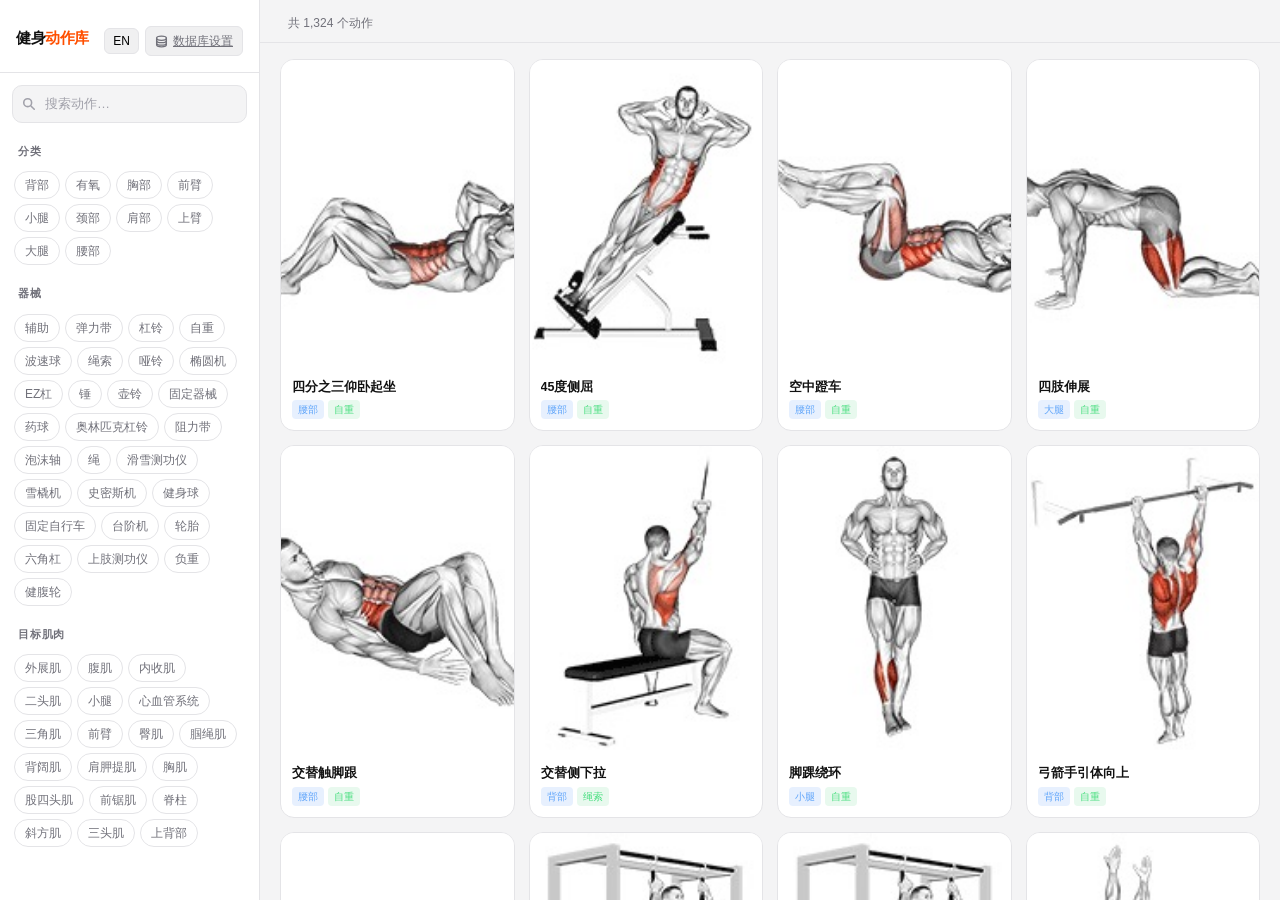
<file: exercises-dataset/index.html>
<!DOCTYPE html>
<html lang="zh-CN">
<head>
  <meta charset="UTF-8" />
  <meta name="viewport" content="width=device-width, initial-scale=1.0" />
  <title>动作库 · 健身动作演示</title>
  <style>
    /* ── Reset ─────────────────────────────────────── */
    *, *::before, *::after { box-sizing: border-box; margin: 0; padding: 0; }
    button { font: inherit; cursor: pointer; border: none; background: none; }
    img { display: block; max-width: 100%; }
    input { font: inherit; }
    ol, ul { list-style: none; }
    summary { list-style: none; cursor: pointer; }
    summary::-webkit-details-marker { display: none; }

    /* ── Design Tokens ──────────────────────────────── */
    :root {
      --bg-base:        #f4f4f5;
      --bg-surface:     #ffffff;
      --bg-elevated:    #f0f0f1;
      --bg-input:       #f4f4f5;
      --border:         #e4e4e7;
      --border-hover:   #c4c4c7;
      --accent:         #ff4f00;
      --accent-muted:   rgba(255, 79, 0, 0.08);
      --text-primary:   #111111;
      --text-secondary: #71717a;
      --text-tertiary:  #a1a1aa;
      --radius-sm:      6px;
      --radius-md:      10px;
      --radius-lg:      14px;
      --radius-xl:      18px;
      --sidebar-w:      260px;
    }

    /* ── Base ───────────────────────────────────────── */
    html, body { height: 100%; }
    body {
      background: var(--bg-base);
      color: var(--text-primary);
      font-family: -apple-system, BlinkMacSystemFont, 'Inter', 'Segoe UI', sans-serif;
      font-size: 14px;
      line-height: 1.5;
      -webkit-font-smoothing: antialiased;
    }

    /* ── Scrollbar ──────────────────────────────────── */
    ::-webkit-scrollbar { width: 6px; }
    ::-webkit-scrollbar-track { background: transparent; }
    ::-webkit-scrollbar-thumb { background: #d4d4d8; border-radius: 3px; }
    ::-webkit-scrollbar-thumb:hover { background: #a1a1aa; }

    /* ── App Shell ──────────────────────────────────── */
    .app-shell {
      display: grid;
      grid-template-columns: var(--sidebar-w) 1fr;
      height: 100vh;
      overflow: hidden;
    }

    /* ── Sidebar ────────────────────────────────────── */
    .sidebar {
      background: var(--bg-surface);
      border-right: 1px solid var(--border);
      height: 100vh;
      overflow-y: auto;
      display: flex;
      flex-direction: column;
      gap: 0;
    }

    .sidebar-header {
      padding: 20px 16px 16px;
      border-bottom: 1px solid var(--border);
      position: sticky;
      top: 0;
      background: var(--bg-surface);
      z-index: 1;
    }

    .sidebar-logo {
      font-size: 15px;
      font-weight: 800;
      letter-spacing: -0.03em;
      color: var(--text-primary);
    }

    .sidebar-logo span {
      color: var(--accent);
    }

    .sidebar-body {
      padding: 12px 12px 24px;
      display: flex;
      flex-direction: column;
      gap: 4px;
    }

    /* ── Search ─────────────────────────────────────── */
    .search-wrapper {
      position: relative;
      margin-bottom: 8px;
    }

    .search-icon {
      position: absolute;
      left: 10px;
      top: 50%;
      transform: translateY(-50%);
      color: var(--text-tertiary);
      pointer-events: none;
      width: 14px;
      height: 14px;
    }

    .search-box {
      width: 100%;
      padding: 8px 32px 8px 32px;
      background: var(--bg-input);
      border: 1px solid var(--border);
      border-radius: var(--radius-md);
      color: var(--text-primary);
      font-size: 13px;
      outline: none;
      transition: border-color 0.15s;
    }

    .search-box::placeholder { color: var(--text-tertiary); }
    .search-box:focus { border-color: var(--accent); }

    .search-clear {
      position: absolute;
      right: 8px;
      top: 50%;
      transform: translateY(-50%);
      color: var(--text-tertiary);
      font-size: 16px;
      line-height: 1;
      display: none;
      padding: 2px 4px;
    }

    .search-clear:hover { color: var(--text-primary); }
    .search-clear.visible { display: block; }

    /* ── Filter Sections ────────────────────────────── */
    .filter-section {
      border-radius: var(--radius-md);
      overflow: hidden;
    }

    .filter-summary {
      display: flex;
      align-items: center;
      padding: 8px 6px;
      font-size: 11px;
      font-weight: 700;
      letter-spacing: 0.07em;
      text-transform: uppercase;
      color: var(--text-secondary);
      user-select: none;
    }

    .filter-options {
      padding: 4px 2px 8px;
      display: flex;
      flex-wrap: wrap;
      gap: 5px;
    }

    .filter-show-more {
      font-size: 11px;
      color: var(--text-secondary);
      padding: 3px 6px;
      border-radius: 20px;
      border: 1px dashed var(--border-hover);
      transition: all 0.1s;
    }

    .filter-show-more:hover {
      color: var(--text-primary);
      border-color: var(--text-secondary);
    }

    /* ── Chips ──────────────────────────────────────── */
    .chip {
      display: inline-flex;
      align-items: center;
      padding: 4px 10px;
      border-radius: 20px;
      font-size: 12px;
      font-weight: 500;
      border: 1px solid var(--border);
      background: transparent;
      color: var(--text-secondary);
      transition: all 0.1s;
      white-space: nowrap;
      text-transform: capitalize;
    }

    .chip:hover {
      border-color: var(--border-hover);
      color: var(--text-primary);
    }

    .chip.active {
      background: var(--accent-muted);
      border-color: var(--accent);
      color: var(--accent);
    }

    /* ── Main Content ───────────────────────────────── */
    .main-content {
      overflow-y: auto;
      height: 100vh;
      display: flex;
      flex-direction: column;
    }

    /* ── Results Bar ────────────────────────────────── */
    .results-bar {
      padding: 14px 20px 10px;
      display: flex;
      align-items: center;
      gap: 8px;
      flex-wrap: wrap;
      position: sticky;
      top: 0;
      background: var(--bg-base);
      z-index: 2;
      border-bottom: 1px solid var(--border);
    }

    .results-count {
      font-size: 12px;
      color: var(--text-secondary);
      margin-right: auto;
    }

    .active-filters {
      display: flex;
      align-items: center;
      gap: 6px;
      flex-wrap: wrap;
    }

    .active-badge {
      display: inline-flex;
      align-items: center;
      gap: 4px;
      padding: 3px 8px 3px 10px;
      background: var(--accent-muted);
      border: 1px solid var(--accent);
      color: var(--accent);
      border-radius: 20px;
      font-size: 11px;
      font-weight: 500;
      text-transform: capitalize;
    }

    .active-badge-remove {
      font-size: 13px;
      line-height: 1;
      color: var(--accent);
      opacity: 0.7;
      transition: opacity 0.1s;
    }

    .active-badge-remove:hover { opacity: 1; }

    .clear-all {
      font-size: 11px;
      color: var(--text-secondary);
      text-decoration: underline;
      text-underline-offset: 2px;
    }

    .clear-all:hover { color: var(--text-primary); }

    /* ── Exercise Grid ──────────────────────────────── */
    .grid-wrapper {
      padding: 16px 20px 32px;
      flex: 1;
    }

    .exercise-grid {
      display: grid;
      grid-template-columns: repeat(auto-fill, minmax(190px, 1fr));
      gap: 14px;
    }

    /* ── Skeleton ───────────────────────────────────── */
    .skeleton-card {
      background: var(--bg-surface);
      border-radius: var(--radius-lg);
      border: 1px solid var(--border);
      overflow: hidden;
      animation: pulse 1.5s ease-in-out infinite;
    }

    .skeleton-media {
      aspect-ratio: 3/4;
      background: var(--bg-elevated);
    }

    .skeleton-body { padding: 10px 12px 12px; }

    .skeleton-line {
      height: 10px;
      border-radius: 5px;
      background: var(--bg-elevated);
      margin-bottom: 7px;
    }

    .skeleton-line.short { width: 60%; }

    @keyframes pulse {
      0%, 100% { opacity: 1; }
      50% { opacity: 0.5; }
    }

    /* ── Exercise Card ──────────────────────────────── */
    .exercise-card {
      background: var(--bg-surface);
      border-radius: var(--radius-lg);
      border: 1px solid var(--border);
      overflow: hidden;
      cursor: pointer;
      transition: transform 0.15s ease, border-color 0.15s ease, box-shadow 0.15s ease;
    }

    .exercise-card:hover {
      transform: translateY(-3px);
      border-color: var(--accent);
      box-shadow: 0 8px 24px rgba(0,0,0,0.1);
    }

    .card-media {
      aspect-ratio: 3/4;
      background: var(--bg-elevated);
      overflow: hidden;
      position: relative;
    }

    .card-thumb,
    .card-gif {
      position: absolute;
      inset: 0;
      width: 100%;
      height: 100%;
      object-fit: cover;
      transition: opacity 0.2s;
    }

    .card-gif { opacity: 0; }
    .exercise-card:hover .card-thumb { opacity: 0; }
    .exercise-card:hover .card-gif { opacity: 1; }

    .card-body {
      padding: 9px 11px 11px;
    }

    .card-name {
      font-size: 12.5px;
      font-weight: 600;
      line-height: 1.3;
      color: var(--text-primary);
      margin-bottom: 5px;
      text-transform: capitalize;
      display: -webkit-box;
      -webkit-line-clamp: 2;
      -webkit-box-orient: vertical;
      overflow: hidden;
    }

    .card-tags {
      display: flex;
      flex-wrap: wrap;
      gap: 4px;
    }

    .tag {
      font-size: 10px;
      font-weight: 500;
      padding: 2px 6px;
      border-radius: 4px;
      text-transform: capitalize;
      letter-spacing: 0.01em;
    }

    .tag-cat  { background: rgba(59, 130, 246, 0.12); color: #60a5fa; }
    .tag-equip { background: rgba(34, 197, 94, 0.10); color: #4ade80; }

    /* ── Load Sentinel ──────────────────────────────── */
    .load-sentinel {
      height: 60px;
      display: flex;
      align-items: center;
      justify-content: center;
      margin-top: 8px;
    }

    .load-spinner {
      width: 20px;
      height: 20px;
      border: 2px solid var(--border);
      border-top-color: var(--accent);
      border-radius: 50%;
      animation: spin 0.7s linear infinite;
      display: none;
    }

    .load-spinner.visible { display: block; }

    @keyframes spin {
      to { transform: rotate(360deg); }
    }

    /* ── Empty State ────────────────────────────────── */
    .empty-state {
      grid-column: 1 / -1;
      text-align: center;
      padding: 80px 20px;
      color: var(--text-secondary);
    }

    .empty-state p:first-child {
      font-size: 32px;
      margin-bottom: 8px;
    }

    /* ── Modal ──────────────────────────────────────── */
    .modal-overlay {
      position: fixed;
      inset: 0;
      background: rgba(0, 0, 0, 0.45);
      backdrop-filter: blur(6px);
      -webkit-backdrop-filter: blur(6px);
      display: flex;
      align-items: center;
      justify-content: center;
      z-index: 100;
      opacity: 0;
      pointer-events: none;
      transition: opacity 0.2s ease;
      padding: 16px;
    }

    .modal-overlay.open {
      opacity: 1;
      pointer-events: auto;
    }

    .modal-panel {
      background: var(--bg-surface);
      border: 1px solid var(--border);
      border-radius: var(--radius-xl);
      width: min(660px, 100%);
      max-height: calc(100vh - 40px);
      overflow-y: auto;
      transform: translateY(10px) scale(0.98);
      transition: transform 0.2s ease;
      display: flex;
      flex-direction: column;
    }

    .modal-overlay.open .modal-panel {
      transform: translateY(0) scale(1);
    }

    .modal-header {
      display: flex;
      align-items: flex-start;
      justify-content: space-between;
      gap: 12px;
      padding: 18px 18px 14px;
      border-bottom: 1px solid var(--border);
      position: sticky;
      top: 0;
      background: var(--bg-surface);
      z-index: 1;
    }

    .modal-title {
      font-size: 18px;
      font-weight: 700;
      line-height: 1.3;
      text-transform: capitalize;
    }

    .modal-close {
      flex-shrink: 0;
      width: 28px;
      height: 28px;
      border-radius: 50%;
      background: var(--bg-elevated);
      border: 1px solid var(--border);
      color: var(--text-secondary);
      font-size: 14px;
      display: flex;
      align-items: center;
      justify-content: center;
      transition: all 0.1s;
      margin-top: 2px;
    }

    .modal-close:hover {
      background: var(--accent-muted);
      border-color: var(--accent);
      color: var(--accent);
    }

    .modal-media {
      padding: 14px 18px 0;
    }

    .modal-gif {
      width: 100%;
      max-height: 320px;
      object-fit: contain;
      border-radius: var(--radius-md);
      background: var(--bg-elevated);
    }

    .modal-meta {
      display: flex;
      flex-wrap: wrap;
      gap: 6px;
      padding: 14px 18px 0;
    }

    .meta-chip {
      display: inline-flex;
      flex-direction: column;
      padding: 6px 12px;
      background: var(--bg-elevated);
      border: 1px solid var(--border);
      border-radius: var(--radius-md);
      gap: 1px;
    }

    .meta-chip-label {
      font-size: 10px;
      font-weight: 600;
      text-transform: uppercase;
      letter-spacing: 0.07em;
      color: var(--text-tertiary);
    }

    .meta-chip-value {
      font-size: 13px;
      font-weight: 600;
      color: var(--text-primary);
      text-transform: capitalize;
    }

    .modal-muscles {
      padding: 14px 18px 16px;
      border-bottom: 1px solid var(--border);
    }

    .modal-muscles-label {
      font-size: 10px;
      font-weight: 700;
      text-transform: uppercase;
      letter-spacing: 0.08em;
      color: var(--text-tertiary);
      margin-bottom: 10px;
    }

    .muscles-grid {
      display: grid;
      grid-template-columns: 1fr 1fr;
      gap: 8px;
    }

    .muscles-group {
      background: var(--bg-elevated);
      border: 1px solid var(--border);
      border-radius: var(--radius-md);
      padding: 10px 12px;
    }

    .muscles-group-label {
      font-size: 10px;
      font-weight: 700;
      text-transform: uppercase;
      letter-spacing: 0.07em;
      color: var(--text-tertiary);
      margin-bottom: 7px;
    }

    .muscle-tags {
      display: flex;
      flex-wrap: wrap;
      gap: 4px;
    }

    .muscle-tag {
      font-size: 11px;
      font-weight: 500;
      padding: 3px 9px;
      border-radius: 5px;
      text-transform: capitalize;
      background: var(--bg-surface);
      color: var(--text-secondary);
      border: 1px solid var(--border);
    }

    .muscle-tag.primary {
      background: var(--accent);
      color: #fff;
      border-color: var(--accent);
      font-weight: 600;
    }

    .modal-instructions {
      padding: 0 18px 22px;
    }

    .modal-instructions-label {
      font-size: 10px;
      font-weight: 700;
      text-transform: uppercase;
      letter-spacing: 0.08em;
      color: var(--text-tertiary);
      padding: 14px 0 0;
      display: block;
    }

    .lang-tabs {
      display: flex;
      gap: 0;
      border-bottom: 1px solid var(--border);
      margin: 10px 0 14px;
    }

    .lang-tab {
      font-size: 13px;
      font-weight: 500;
      padding: 8px 24px;
      border: none;
      background: none;
      color: var(--text-tertiary);
      cursor: pointer;
      position: relative;
      transition: color 0.15s;
      letter-spacing: 0.01em;
    }

    .lang-tab:hover { color: var(--text-secondary); }

    .lang-tab.active { color: var(--text-primary); font-weight: 600; }

    .lang-tab.active::after {
      content: '';
      position: absolute;
      bottom: -1px;
      left: 0;
      right: 0;
      height: 2px;
      background: var(--accent);
      border-radius: 2px 2px 0 0;
    }

    .instructions-list {
      display: flex;
      flex-direction: column;
      gap: 8px;
      counter-reset: steps;
    }

    .instruction-step {
      display: flex;
      gap: 10px;
      align-items: flex-start;
      counter-increment: steps;
    }

    .step-num {
      flex-shrink: 0;
      width: 20px;
      height: 20px;
      border-radius: 50%;
      background: var(--bg-elevated);
      border: 1px solid var(--border);
      font-size: 10px;
      font-weight: 700;
      color: var(--text-secondary);
      display: flex;
      align-items: center;
      justify-content: center;
      margin-top: 1px;
    }

    .step-text {
      font-size: 13px;
      line-height: 1.55;
      color: var(--text-secondary);
    }

    /* ── Responsive ─────────────────────────────────── */
    @media (max-width: 768px) {
      /* Layout */
      .app-shell {
        grid-template-columns: 1fr;
        grid-template-rows: auto 1fr;
        height: 100dvh;
      }

      /* Sidebar → top panel */
      .sidebar {
        height: auto;
        max-height: 45vh;
        border-right: none;
        border-bottom: 1px solid var(--border);
        overflow-y: auto;
      }

      .sidebar-header {
        padding: 14px 14px 12px;
        display: flex;
        align-items: center;
        justify-content: space-between;
      }

      .sidebar-body {
        padding: 10px 12px 16px;
        gap: 10px;
      }

      .search-wrapper { margin-bottom: 4px; }

      .filter-section { width: 100%; }

      .filter-options {
        overflow-x: auto;
        flex-wrap: nowrap;
        -webkit-overflow-scrolling: touch;
        scrollbar-width: none;
        padding-bottom: 2px;
      }
      .filter-options::-webkit-scrollbar { display: none; }

      /* Main */
      .main-content { height: auto; flex: 1; overflow-y: auto; }

      .results-bar { padding: 10px 14px 8px; }

      .grid-wrapper { padding: 12px 12px 28px; }

      .exercise-grid {
        grid-template-columns: repeat(auto-fill, minmax(148px, 1fr));
        gap: 10px;
      }

      /* Modal → bottom sheet */
      .modal-overlay {
        align-items: flex-end;
        padding: 0;
      }

      .modal-panel {
        width: 100%;
        max-height: 92dvh;
        border-radius: var(--radius-xl) var(--radius-xl) 0 0;
        border-bottom: none;
      }

      .modal-gif { max-height: 240px; }

      /* Muscles grid → single col on small */
      .muscles-grid { grid-template-columns: 1fr; }
    }

    @media (max-width: 480px) {
      .exercise-grid {
        grid-template-columns: repeat(2, 1fr);
        gap: 8px;
      }

      .grid-wrapper { padding: 10px 10px 24px; }

      .modal-panel { max-height: 95dvh; }

      .modal-header { padding: 16px 16px 12px; }
      .modal-media  { padding: 12px 16px 0; }
      .modal-meta   { padding: 12px 16px 0; }
      .modal-muscles      { padding: 12px 16px 14px; }
      .modal-instructions { padding: 0 16px 20px; }

      .lang-tab { padding: 8px 18px; }

      .card-name { font-size: 11.5px; }
    }
    /* ── DB Setup Button ─────────────────────────────── */
    .sidebar-header {
      display: flex;
      align-items: center;
      justify-content: space-between;
    }

    .db-setup-btn {
      display: flex;
      align-items: center;
      gap: 5px;
      padding: 5px 9px;
      border-radius: var(--radius-sm);
      border: 1px solid var(--border);
      color: var(--text-secondary);
      font-size: 12px;
      font-weight: 500;
      background: var(--bg-elevated);
      transition: border-color 0.15s, color 0.15s, background 0.15s;
      white-space: nowrap;
    }

    .db-setup-btn svg { width: 13px; height: 13px; flex-shrink: 0; }
    .db-setup-btn:hover { border-color: var(--accent); color: var(--accent); background: var(--accent-muted); }

    .sidebar-tools {
      display: flex;
      gap: 6px;
      align-items: center;
      margin-top: 6px;
    }

    .lang-toggle {
      font-size: 12px;
      padding: 3px 8px;
      border: 1px solid var(--border);
      border-radius: var(--radius-sm);
      background: var(--bg-elevated);
      cursor: pointer;
      white-space: nowrap;
    }
  
    .card-thumb.media-missing {
      background: #eef1f6 url("data:image/svg+xml;charset=utf-8,%3Csvg xmlns='http://www.w3.org/2000/svg' width='40' height='40' viewBox='0 0 24 24' fill='none' stroke='%23c3ccdb' stroke-width='1.6'%3E%3Crect x='3' y='4' width='18' height='16' rx='2'/%3E%3Cpath d='M3 16l5-5 4 4 3-3 6 6'/%3E%3C/svg%3E") center/40px no-repeat;
    }

    .sidebar-credit {
      padding: 10px 14px 12px;
      border-top: 1px solid var(--border, #e8ecf1);
      font-size: 11px;
      line-height: 1.6;
      color: var(--text-tertiary, #8a94a6);
      background: var(--sidebar-bg, #fff);
    }
    .sidebar-credit a { color: var(--accent, #2563eb); text-decoration: none; }
    .sidebar-credit a:hover { text-decoration: underline; }

    .credit-bar {
      padding: 14px 16px 26px;
      text-align: center;
      font-size: 11.5px;
      line-height: 1.7;
      color: var(--text-tertiary, #8a94a6);
    }
    .credit-bar a { color: var(--accent, #2563eb); text-decoration: none; }
    .credit-bar a:hover { text-decoration: underline; }
    html, body { overflow-x: hidden; }
    @media (max-width: 480px) {
      .db-setup-btn span { display: none; }
      .sidebar-tools { gap: 6px; }
    }

    /* ── 内嵌形态：被主系统 iframe 打开时，隐藏自身品牌栏 ──
       主系统已有侧栏与面包屑，这里只保留搜索与筛选，视觉上融为一体 */
    html.embed .sidebar-header { display: none; }
    html.embed .sidebar-body { padding-top: 16px; }
</style>
<script>
  /* 在主系统 iframe 内（或带 ?embed=1）时切换到内嵌形态 */
  (function () {
    var isEmbed = new URLSearchParams(location.search).get('embed') === '1'
                  || window.self !== window.top;
    if (isEmbed) document.documentElement.classList.add('embed');
  })();
</script>
</head>
<body>

<div class="app-shell">
  <!-- Sidebar -->
  <aside class="sidebar">
    <div class="sidebar-header">
      <div class="sidebar-logo">健身<span>动作库</span></div>
      <div class="sidebar-tools">
        <button class="lang-toggle" id="lang-toggle">中</button>
        <a class="db-setup-btn" id="db-setup-open" href="setup.html" target="_blank" title="Database Setup" data-i18n-title="dbSetup">
          <svg viewBox="0 0 16 16" fill="none" stroke="currentColor" stroke-width="1.6" stroke-linecap="round" stroke-linejoin="round">
            <ellipse cx="8" cy="4" rx="6" ry="2.5"/>
            <path d="M2 4v3c0 1.38 2.69 2.5 6 2.5s6-1.12 6-2.5V4"/>
            <path d="M2 7v3c0 1.38 2.69 2.5 6 2.5s6-1.12 6-2.5V7"/>
            <path d="M2 10v2c0 1.38 2.69 2.5 6 2.5s6-1.12 6-2.5v-2"/>
          </svg>
          <span data-i18n="dbSetup">DB Setup</span>
        </a>
      </div>
    </div>
    <div class="sidebar-body">
      <!-- Search -->
      <div class="search-wrapper">
        <svg class="search-icon" viewBox="0 0 16 16" fill="none" stroke="currentColor" stroke-width="1.8">
          <circle cx="6.5" cy="6.5" r="4.5"/>
          <path d="M10.5 10.5L14 14" stroke-linecap="round"/>
        </svg>
        <input type="search" class="search-box" id="search" placeholder="Search exercises…" data-i18n-placeholder="searchPlaceholder" autocomplete="off" />
        <button class="search-clear" id="search-clear" aria-label="Clear search">×</button>
      </div>

      <!-- Category filter -->
      <div class="filter-section">
        <div class="filter-summary" data-i18n="category">Category</div>
        <div class="filter-options" id="category-chips"></div>
      </div>

      <!-- Equipment filter -->
      <div class="filter-section">
        <div class="filter-summary" data-i18n="equipment">Equipment</div>
        <div class="filter-options" id="equipment-chips"></div>
      </div>

      <!-- Target filter -->
      <div class="filter-section">
        <div class="filter-summary" data-i18n="targetMuscle">Target Muscle</div>
        <div class="filter-options" id="target-chips"></div>
      </div>
    </div>

  </aside>

  <!-- Main Content -->
  <main class="main-content">
    <div class="results-bar">
      <div class="active-filters" id="active-filters"></div>
      <span class="results-count" id="results-count"></span>
    </div>
    <div class="grid-wrapper">
      <div class="exercise-grid" id="exercise-grid"></div>
      <div class="load-sentinel" id="load-sentinel">
        <div class="load-spinner" id="load-spinner"></div>
      </div>
    </div>
    <footer class="credit-bar">
      动作演示媒体版权归 <a href="https://gymvisual.com" target="_blank" rel="noopener">Gym visual</a> 所有，
      仅用于动作示范。
    </footer>
  </main>
</div>

<!-- Modal -->
<div class="modal-overlay" id="modal-overlay" role="dialog" aria-modal="true" aria-labelledby="modal-title">
  <div class="modal-panel" id="modal-panel">
    <div class="modal-header">
      <h2 class="modal-title" id="modal-title"></h2>
      <button class="modal-close" id="modal-close" aria-label="Close">✕</button>
    </div>
    <div class="modal-media">
      <img class="modal-gif" id="modal-gif" alt="" />
    </div>
    <div class="modal-meta" id="modal-meta"></div>
    <div class="modal-muscles" id="modal-muscles"></div>
    <div class="modal-instructions" id="modal-instructions"></div>
  </div>
</div>

<script>
    let EXERCISES = [];

  // ── State ──────────────────────────────────────────
  const state = {
    exercises: [],
    filtered: [],
    search: '',
    filters: {
      category: new Set(),
      equipment: new Set(),
      target: new Set(),
    },
    page: 0,
    pageSize: 60,
  };

  let eventsWired = false;

  // Equipment items to show initially (rest behind "show more")
  const EQUIP_INITIAL = 10;

  // ── DOM Refs ───────────────────────────────────────
  const gridEl        = document.getElementById('exercise-grid');
  const sentinelEl    = document.getElementById('load-sentinel');
  const spinnerEl     = document.getElementById('load-spinner');
  const countEl       = document.getElementById('results-count');
  const activeFilEl   = document.getElementById('active-filters');
  const searchEl      = document.getElementById('search');
  const searchClearEl = document.getElementById('search-clear');
  const modalOverlay  = document.getElementById('modal-overlay');
  const modalTitle    = document.getElementById('modal-title');
  const modalGif      = document.getElementById('modal-gif');
  const modalMeta     = document.getElementById('modal-meta');
  const modalMuscles  = document.getElementById('modal-muscles');
  const modalInstr    = document.getElementById('modal-instructions');
  const modalClose    = document.getElementById('modal-close');

  // ── Utility ────────────────────────────────────────
  function debounce(fn, ms) {
    let t;
    return (...args) => { clearTimeout(t); t = setTimeout(() => fn(...args), ms); };
  }

  function capitalize(str) {
    return str ? str.charAt(0).toUpperCase() + str.slice(1) : '';
  }

  function uniqueSorted(arr) {
    return [...new Set(arr)].sort();
  }

  // ── Data Loading ───────────────────────────────────
  function init() {
    state.exercises = EXERCISES;

    // Pre-compute search index per exercise (supports Chinese search via name_zh + tm())
    state.exercises.forEach(ex => {
      ex._idx = [
        ex.name, ex.name_zh || '',
        tm(ex.category), tm(ex.target), tm(ex.equipment), tm(ex.muscle_group)
      ].filter(Boolean).join(' ').toLowerCase();
    });

    buildFilterOptions();
    applyFilters();
    if (!eventsWired) {
      wireEvents();
      eventsWired = true;
    }
  }

  // ── Build Filter Chips ─────────────────────────────
  function buildFilterOptions() {
    const cats   = uniqueSorted(state.exercises.map(e => e.category));
    const equips = uniqueSorted(state.exercises.map(e => e.equipment));
    const targets = uniqueSorted(state.exercises.map(e => e.target));

    renderChips('category-chips',  cats,   'category');
    renderChips('equipment-chips', equips, 'equipment');
    renderChips('target-chips',    targets,'target');
  }

  function renderChips(containerId, values, filterKey, initialLimit = null) {
    const container = document.getElementById(containerId);
    container.innerHTML = '';

    const toShow = initialLimit ? values.slice(0, initialLimit) : values;
    const rest   = initialLimit ? values.slice(initialLimit) : [];

    toShow.forEach(val => {
      container.appendChild(makeChip(val, filterKey));
    });

    if (rest.length > 0) {
      // Hidden chips
      const hiddenWrap = document.createElement('div');
      hiddenWrap.style.cssText = 'display:none;flex-wrap:wrap;gap:5px;width:100%;';
      rest.forEach(val => hiddenWrap.appendChild(makeChip(val, filterKey)));
      container.appendChild(hiddenWrap);

      // Show more button
      const moreBtn = document.createElement('button');
      moreBtn.className = 'chip filter-show-more';
      moreBtn.textContent = `+${rest.length} more`;
      moreBtn.addEventListener('click', () => {
        hiddenWrap.style.display = 'flex';
        moreBtn.remove();
      });
      container.appendChild(moreBtn);
    }
  }

  function makeChip(value, filterKey) {
    const btn = document.createElement('button');
    btn.className = 'chip';
    btn.textContent = tm(value);
    btn.dataset.filter = filterKey;
    btn.dataset.value  = value;
    return btn;
  }

  // ── Filter Logic ───────────────────────────────────
  function toggleFilter(key, value) {
    const set = state.filters[key];
    if (set.has(value)) set.delete(value);
    else set.add(value);
  }

  function applyFilters() {
    const q = state.search.toLowerCase().trim();
    const { category, equipment, target } = state.filters;

    state.filtered = state.exercises.filter(ex => {
      if (q && !ex._idx.includes(q)) return false;
      if (category.size  && !category.has(ex.category))   return false;
      if (equipment.size && !equipment.has(ex.equipment))  return false;
      if (target.size    && !target.has(ex.target))        return false;
      return true;
    });

    state.page = 0;
    renderGrid();
    updateResultsBar();
    updateActiveBadges();
  }

  // ── Rendering ──────────────────────────────────────
  function renderGrid() {
    gridEl.innerHTML = '';
    const slice = state.filtered.slice(0, state.pageSize);

    if (slice.length === 0) {
      const empty = document.createElement('div');
      empty.className = 'empty-state';
      empty.innerHTML = `<p>🔍</p><p>${t('noExercises')}</p>`;
      gridEl.appendChild(empty);
      spinnerEl.classList.remove('visible');
      return;
    }

    const frag = document.createDocumentFragment();
    slice.forEach(ex => frag.appendChild(createCard(ex)));
    gridEl.appendChild(frag);

    const hasMore = state.filtered.length > state.pageSize;
    spinnerEl.classList.toggle('visible', hasMore);
  }

  function appendNextPage() {
    state.page++;
    const start = state.page * state.pageSize;
    const end   = start + state.pageSize;
    const slice = state.filtered.slice(start, end);
    if (slice.length === 0) return;

    const frag = document.createDocumentFragment();
    slice.forEach(ex => frag.appendChild(createCard(ex)));
    gridEl.appendChild(frag);

    const hasMore = end < state.filtered.length;
    spinnerEl.classList.toggle('visible', hasMore);
  }

  function createCard(ex) {
    const article = document.createElement('article');
    article.className = 'exercise-card';
    article.dataset.id = ex.id;

    // Media
    const media = document.createElement('div');
    media.className = 'card-media';

    const thumb = document.createElement('img');
    thumb.className = 'card-thumb';
    thumb.alt = (currentLang === 'zh' && ex.name_zh) ? ex.name_zh : ex.name;
    thumb.loading = 'lazy';
    // 先绑定 error 再赋 src：否则缓存命中或立即失败时事件已经错过，仍会显示破图
    thumb.onerror = function () {
      this.onerror = null;
      this.classList.add('media-missing');
      this.removeAttribute('src');
    };
    thumb.src = ex.image;

    const gif = document.createElement('img');
    gif.className = 'card-gif';
    gif.onerror = function () { this.style.display = 'none'; };
    gif.dataset.src = ex.gif_url;
    gif.alt = '';

    media.appendChild(thumb);
    media.appendChild(gif);

    // Body
    const body = document.createElement('div');
    body.className = 'card-body';

    const name = document.createElement('h3');
    name.className = 'card-name';
    name.textContent = (currentLang === 'zh' && ex.name_zh) ? ex.name_zh : ex.name;

    const tags = document.createElement('div');
    tags.className = 'card-tags';

    const catTag = document.createElement('span');
    catTag.className = 'tag tag-cat';
    catTag.textContent = tm(ex.category);

    const equipTag = document.createElement('span');
    equipTag.className = 'tag tag-equip';
    equipTag.textContent = tm(ex.equipment);

    tags.appendChild(catTag);
    tags.appendChild(equipTag);
    body.appendChild(name);
    body.appendChild(tags);
    article.appendChild(media);
    article.appendChild(body);

    return article;
  }

  function renderSkeletons(count) {
    gridEl.innerHTML = '';
    const frag = document.createDocumentFragment();
    for (let i = 0; i < count; i++) {
      const card = document.createElement('div');
      card.className = 'skeleton-card';
      card.innerHTML = `
        <div class="skeleton-media"></div>
        <div class="skeleton-body">
          <div class="skeleton-line"></div>
          <div class="skeleton-line short"></div>
        </div>`;
      frag.appendChild(card);
    }
    gridEl.appendChild(frag);
  }

  // ── Results Bar ────────────────────────────────────
  function updateResultsBar() {
    const total = state.filtered.length;
    const all   = state.exercises.length;
    countEl.textContent = t('exercises', total, all);
  }

  function updateActiveBadges() {
    activeFilEl.innerHTML = '';
    const { category, equipment, target } = state.filters;
    let hasAny = false;

    const addBadges = (set, key) => {
      set.forEach(val => {
        hasAny = true;
        const badge = document.createElement('span');
        badge.className = 'active-badge';
        badge.innerHTML = `${tm(val)}<button class="active-badge-remove" data-filter="${key}" data-value="${val}" aria-label="Remove ${val}">×</button>`;
        activeFilEl.appendChild(badge);
      });
    };

    addBadges(category,  'category');
    addBadges(equipment, 'equipment');
    addBadges(target,    'target');

    if (hasAny) {
      const clearAll = document.createElement('button');
      clearAll.className = 'clear-all';
      clearAll.textContent = t('clearAll');
      clearAll.addEventListener('click', clearAllFilters);
      activeFilEl.appendChild(clearAll);
    }
  }

  function clearAllFilters() {
    state.filters.category.clear();
    state.filters.equipment.clear();
    state.filters.target.clear();
    state.search = '';
    searchEl.value = '';
    searchClearEl.classList.remove('visible');

    // Deactivate all chips
    document.querySelectorAll('.chip.active').forEach(c => c.classList.remove('active'));
    applyFilters();
  }

  // ── Modal ──────────────────────────────────────────
  function openModal(id) {
    const ex = state.exercises.find(e => e.id === id);
    if (!ex) return;

    modalTitle.textContent = (currentLang === 'zh' && ex.name_zh) ? ex.name_zh : ex.name;
    // 详情大图：动图缺失时退回静态图，再缺就隐藏，避免出现破图
    modalGif.style.visibility = 'visible';
    modalGif.dataset.fallback = '';
    modalGif.onerror = function () {
      if (!this.dataset.fallback) {
        this.dataset.fallback = '1';
        this.src = ex.image;
      } else {
        this.onerror = null;
        this.style.visibility = 'hidden';
      }
    };
    modalGif.src = ex.gif_url;
    modalGif.alt = (currentLang === 'zh' && ex.name_zh) ? ex.name_zh : ex.name;

    // Meta chips
    modalMeta.innerHTML = '';
    const metaItems = [
      { label: t('bodyPart'), value: tm(ex.body_part || ex.category) },
      { label: t('equipment'), value: tm(ex.equipment) },
      { label: t('target'),    value: tm(ex.target) },
    ];
    metaItems.forEach(({ label, value }) => {
      const chip = document.createElement('div');
      chip.className = 'meta-chip';
      chip.innerHTML = `<span class="meta-chip-label">${label}</span><span class="meta-chip-value">${value}</span>`;
      modalMeta.appendChild(chip);
    });

    // Muscles
    modalMuscles.innerHTML = '';
    const primaryMuscles = ex.target ? [tm(ex.target)] : [];
    const secondaryRaw = ex.secondary_muscles || (ex.muscle_group ? [ex.muscle_group] : []);
    const secondaryMuscles = secondaryRaw.filter(m => m !== ex.target).map(tm);

    const musclesHeader = document.createElement('div');
    musclesHeader.className = 'modal-muscles-label';
    musclesHeader.textContent = t('muscles');
    modalMuscles.appendChild(musclesHeader);

    const musclesGrid = document.createElement('div');
    musclesGrid.className = 'muscles-grid';

    const makeMuscleGroup = (title, names, isPrimary) => {
      const group = document.createElement('div');
      group.className = 'muscles-group';
      const lbl = document.createElement('div');
      lbl.className = 'muscles-group-label';
      lbl.textContent = title;
      const row = document.createElement('div');
      row.className = 'muscle-tags';
      names.forEach(name => {
        const t = document.createElement('span');
        t.className = 'muscle-tag' + (isPrimary ? ' primary' : '');
        t.textContent = name;
        row.appendChild(t);
      });
      group.appendChild(lbl);
      group.appendChild(row);
      return group;
    };

    if (primaryMuscles.length > 0)   musclesGrid.appendChild(makeMuscleGroup(t('primary'), primaryMuscles, true));
    if (secondaryMuscles.length > 0)  musclesGrid.appendChild(makeMuscleGroup(t('secondary'), secondaryMuscles, false));
    if (primaryMuscles.length > 0 || secondaryMuscles.length > 0) modalMuscles.appendChild(musclesGrid);

    // Instructions — format is always keyed by language code
    modalInstr.innerHTML = '';
    const LANG_LABELS = {
      zh: '简体中文',
      en: 'English',
      // es: 'Español', it: 'Italiano', tr: 'Türkçe', ru: 'Русский',
      // hi: 'हिन्दी', pl: 'Polski', ko: '한국어', fr: 'Français'
    };
    const langs = (['zh', 'en' /*, 'es', 'it', 'tr', 'ru', 'hi', 'pl', 'ko', 'fr' */]
      .map(code => ({ code, steps: ex.instruction_steps?.[code] ?? [] }))
      .filter(l => l.steps.length > 0));

    if (langs.length > 0) {
      const instrLabel = document.createElement('span');
      instrLabel.className = 'modal-instructions-label';
      instrLabel.textContent = t('instructions');
      modalInstr.appendChild(instrLabel);

      const list = document.createElement('ol');
      list.className = 'instructions-list';

      function renderSteps(steps) {
        list.innerHTML = '';
        steps.forEach((step, i) => {
          const li = document.createElement('li');
          li.className = 'instruction-step';
          li.innerHTML = `<span class="step-num">${i + 1}</span><span class="step-text">${step}</span>`;
          list.appendChild(li);
        });
      }

      if (langs.length > 1) {
        const tabs = document.createElement('div');
        tabs.className = 'lang-tabs';
        const tabButtons = langs.map((l, i) => {
          const btn = document.createElement('button');
          btn.className = 'lang-tab' + (i === 0 ? ' active' : '');
          btn.textContent = LANG_LABELS[l.code] ?? l.code;
          tabs.appendChild(btn);
          return btn;
        });
        modalInstr.appendChild(tabs);

        tabButtons.forEach((btn, i) => {
          btn.addEventListener('click', () => {
            tabButtons.forEach(b => b.classList.remove('active'));
            btn.classList.add('active');
            renderSteps(langs[i].steps);
          });
        });
      }

      renderSteps(langs[0].steps);
      modalInstr.appendChild(list);
    }

    modalOverlay.classList.add('open');
    document.body.style.overflow = 'hidden';
    modalClose.focus();
  }

  function closeModal() {
    modalOverlay.classList.remove('open');
    document.body.style.overflow = '';
    modalGif.src = '';
  }

  // ── Events ─────────────────────────────────────────
  function wireEvents() {
    // Search
    searchEl.addEventListener('input', debounce(() => {
      state.search = searchEl.value;
      searchClearEl.classList.toggle('visible', state.search.length > 0);
      applyFilters();
    }, 250));

    searchClearEl.addEventListener('click', () => {
      searchEl.value = '';
      state.search = '';
      searchClearEl.classList.remove('visible');
      applyFilters();
    });

    // Filter chips (delegated)
    document.querySelector('.sidebar-body').addEventListener('click', e => {
      const chip = e.target.closest('[data-filter]');
      if (!chip || chip.classList.contains('filter-show-more')) return;
      const { filter, value } = chip.dataset;
      toggleFilter(filter, value);
      chip.classList.toggle('active');
      applyFilters();
    });

    // Remove active badge
    activeFilEl.addEventListener('click', e => {
      const btn = e.target.closest('.active-badge-remove');
      if (!btn) return;
      const { filter, value } = btn.dataset;
      state.filters[filter].delete(value);
      // Deactivate corresponding chip
      const chip = document.querySelector(`.chip[data-filter="${filter}"][data-value="${value}"]`);
      if (chip) chip.classList.remove('active');
      applyFilters();
    });

    // Card hover → load GIF
    gridEl.addEventListener('mouseover', e => {
      const card = e.target.closest('.exercise-card');
      if (!card) return;
      const gif = card.querySelector('.card-gif');
      if (gif && gif.dataset.src && !gif.src) {
        gif.src = gif.dataset.src;
      }
    });

    // Card click → modal
    gridEl.addEventListener('click', e => {
      const card = e.target.closest('.exercise-card');
      if (card) openModal(card.dataset.id);
    });

    // Modal close
    modalClose.addEventListener('click', closeModal);
    modalOverlay.addEventListener('click', e => {
      if (e.target === modalOverlay) closeModal();
    });
    document.addEventListener('keydown', e => {
      if (e.key === 'Escape') closeModal();
    });

    // Infinite scroll
    const observer = new IntersectionObserver(entries => {
      if (entries[0].isIntersecting && spinnerEl.classList.contains('visible')) {
        appendNextPage();
      }
    }, { rootMargin: '200px' });
    observer.observe(sentinelEl);
  }



  // ══════════════════════════════════════════════════
  // ── i18n / Bilingual (EN / 中文) ──────────────────
  // ══════════════════════════════════════════════════

  // ── Metadata value translation (category, body_part, equipment, target, muscle) ──
  const META_ZH = {
    // categories / body_part
    "back": "背部", "cardio": "有氧", "chest": "胸部",
    "lower arms": "前臂", "lower legs": "小腿", "neck": "颈部",
    "shoulders": "肩部", "upper arms": "上臂", "upper legs": "大腿", "waist": "腰部",
    // equipment
    "assisted": "辅助", "band": "弹力带", "barbell": "杠铃",
    "body weight": "自重", "bosu ball": "波速球", "cable": "绳索",
    "dumbbell": "哑铃", "elliptical machine": "椭圆机", "ez barbell": "EZ杠",
    "hammer": "锤", "kettlebell": "壶铃", "leverage machine": "固定器械",
    "medicine ball": "药球", "olympic barbell": "奥林匹克杠铃",
    "resistance band": "阻力带", "roller": "泡沫轴", "rope": "绳",
    "skierg machine": "滑雪测功仪", "sled machine": "雪橇机",
    "smith machine": "史密斯机", "stability ball": "健身球",
    "stationary bike": "固定自行车", "stepmill machine": "台阶机",
    "tire": "轮胎", "trap bar": "六角杠", "weighted": "负重",
    "upper body ergometer": "上肢测功仪", "wheel roller": "健腹轮",
    // target
    "abductors": "外展肌", "abs": "腹肌", "adductors": "内收肌",
    "biceps": "二头肌", "calves": "小腿", "cardiovascular system": "心血管系统",
    "delts": "三角肌", "forearms": "前臂", "glutes": "臀肌",
    "hamstrings": "腘绳肌", "lats": "背阔肌", "levator scapulae": "肩胛提肌",
    "pectorals": "胸肌", "quads": "股四头肌", "serratus anterior": "前锯肌",
    "spine": "脊柱", "traps": "斜方肌", "triceps": "三头肌",
    "upper back": "上背部",
    // muscle_group / secondary
    "abdominals": "腹肌", "ankle stabilizers": "踝部稳定肌", "ankles": "脚踝",
    "brachialis": "肱肌", "chest": "胸部", "core": "核心",
    "deltoids": "三角肌", "feet": "脚", "grip muscles": "握力肌群",
    "groin": "腹股沟", "hands": "手", "hip flexors": "髋屈肌",
    "inner thighs": "大腿内侧", "latissimus dorsi": "背阔肌",
    "lower abs": "下腹", "lower back": "下背部", "obliques": "腹斜肌",
    "quadriceps": "股四头肌", "rear deltoids": "后三角肌",
    "rhomboids": "菱形肌", "rotator cuff": "肩袖",
    "shins": "胫骨", "shoulders": "肩部",
    "soleus": "比目鱼肌", "sternocleidomastoid": "胸锁乳突肌",
    "trapezius": "斜方肌", "upper chest": "上胸",
    "wrist extensors": "腕伸肌", "wrist flexors": "腕屈肌", "wrists": "手腕",
  };

  let currentLang = localStorage.getItem('lang') || 'zh';

  function tm(value) {
    if (currentLang !== 'zh' || !value) return value;
    return META_ZH[value] || value;
  }

  const I18N = {
    en: {
      appTitle: 'ExerciseDB',
      dbSetup: 'DB Setup',
      searchPlaceholder: 'Search exercises…',
      category: 'Category',
      equipment: 'Equipment',
      targetMuscle: 'Target Muscle',
      dbSetupTitle: 'Database Setup',
      dbSetupSubtitle: 'Import 1,324 exercises into your database in 3 steps.',
      createTable: 'Create Table',
      createTableDesc: 'Run this in your database client (SSMS, DBeaver, pgAdmin, etc.):',
      importData: 'Import Data',
      importDataDesc: 'Generate a .sql file with all 1,324 INSERT statements — runs in any DB client. The file is built entirely in your browser, nothing is uploaded.',
      mediaFiles: 'Media Files',
      mediaFilesDesc: 'Copy the images/ and videos/ folders to your web server root (or a CDN). The image and gif_url columns store relative paths — prepend your base URL in your app if needed.',
      copy: 'Copy',
      copied: 'Copied!',
      generateInsert: 'Generate INSERT SQL',
      more: (n) => `+${n} more`,
      exercises: (total, all) =>
        total === all ? `${all.toLocaleString()} exercises` : `${total.toLocaleString()} of ${all.toLocaleString()} exercises`,
      noExercises: 'No exercises found',
      bodyPart: 'Body Part',
      target: 'Target',
      muscles: 'Muscles',
      primary: 'Primary',
      secondary: 'Secondary',
      instructions: 'Instructions',
      clearAll: 'Clear all',
    },
    zh: {
      appTitle: '运动库',
      dbSetup: '数据库设置',
      searchPlaceholder: '搜索动作…',
      category: '分类',
      equipment: '器械',
      targetMuscle: '目标肌肉',
      dbSetupTitle: '数据库设置',
      dbSetupSubtitle: '通过 3 个步骤将 1,324 个动作导入数据库。',
      createTable: '建表',
      createTableDesc: '在数据库客户端中运行（SSMS、DBeaver、pgAdmin 等）：',
      importData: '导入数据',
      importDataDesc: '生成包含全部 1,324 条 INSERT 语句的 .sql 文件。文件完全在浏览器内生成，不会上传任何内容。',
      mediaFiles: '媒体文件',
      mediaFilesDesc: '将 images/ 和 videos/ 文件夹复制到你的网络服务器根目录（或 CDN）。image 和 gif_url 列存储相对路径，在应用中无需额外处理。',
      copy: '复制',
      copied: '已复制!',
      generateInsert: '生成 INSERT SQL',
      more: (n) => `+${n} 更多`,
      exercises: (total, all) =>
        total === all ? `共 ${all.toLocaleString()} 个动作` : `显示 ${total.toLocaleString()} / 共 ${all.toLocaleString()} 个动作`,
      noExercises: '未找到动作',
      bodyPart: '身体部位',
      target: '目标',
      muscles: '肌肉',
      primary: '主要',
      secondary: '副助',
      instructions: '动作说明',
      clearAll: '清除所有',
    },
  };

  function t(key, ...args) {
    const val = I18N[currentLang][key];
    return typeof val === 'function' ? val(...args) : val;
  }

  function applyLang() {
    document.documentElement.lang = currentLang === 'zh' ? 'zh-CN' : 'en';
    document.querySelectorAll('[data-i18n]').forEach(el => {
      const key = el.dataset.i18n;
      el.textContent = t(key);
    });
    document.querySelectorAll('[data-i18n-placeholder]').forEach(el => {
      el.placeholder = t(el.dataset.i18nPlaceholder);
    });
    document.querySelectorAll('[data-i18n-title]').forEach(el => {
      el.title = t(el.dataset.i18nTitle);
    });
    document.getElementById('lang-toggle').textContent = currentLang === 'zh' ? 'EN' : '中';
    document.getElementById('db-setup-open').href = 'setup.html?lang=' + currentLang;
  }

  function toggleLang() {
    currentLang = currentLang === 'en' ? 'zh' : 'en';
    localStorage.setItem('lang', currentLang);
    applyLang();
    // 同步更新 DB Setup 链接的语言参数
    document.getElementById('db-setup-open').href = 'setup.html?lang=' + currentLang;
    // Re-render current state
    renderSkeletons(6);
    init();
  }

  function renderChips(containerId, values, filterKey, initialLimit = null) {
    const container = document.getElementById(containerId);
    container.innerHTML = '';

    const toShow = initialLimit ? values.slice(0, initialLimit) : values;
    const rest   = initialLimit ? values.slice(initialLimit) : [];

    toShow.forEach(val => {
      container.appendChild(makeChip(val, filterKey));
    });

    if (rest.length > 0) {
      const hiddenWrap = document.createElement('div');
      hiddenWrap.style.cssText = 'display:none;flex-wrap:wrap;gap:5px;width:100%;';
      rest.forEach(val => hiddenWrap.appendChild(makeChip(val, filterKey)));
      container.appendChild(hiddenWrap);

      const moreBtn = document.createElement('button');
      moreBtn.className = 'chip filter-show-more';
      moreBtn.textContent = t('more', rest.length);
      moreBtn.addEventListener('click', () => {
        hiddenWrap.style.display = 'flex';
        moreBtn.remove();
      });
      container.appendChild(moreBtn);
    }
  }

  // Wire lang toggle
  document.getElementById('lang-toggle').addEventListener('click', toggleLang);
  applyLang();



  // 数据改为异步加载 data/exercises.json：HTML 从 16MB 降到几十 KB，JSON 可被浏览器缓存
  fetch('./data/exercises.json')
    .then(function (resp) {
      if (!resp.ok) throw new Error('HTTP ' + resp.status);
      return resp.json();
    })
    .then(function (data) {
      EXERCISES = data;
      init();
    })
    .catch(function (err) {
      var tip = document.createElement('div');
      tip.style.cssText = 'padding:24px;font:14px/1.7 system-ui;color:#b42318;background:#fff4f3;border:1px solid #fecdca;border-radius:12px;margin:24px';
      tip.textContent = '动作数据加载失败：' + err.message + '。请确认 data/exercises.json 与页面在同一目录下。';
      document.body.prepend(tip);
    });
</script>
</body>
</html>
</file>
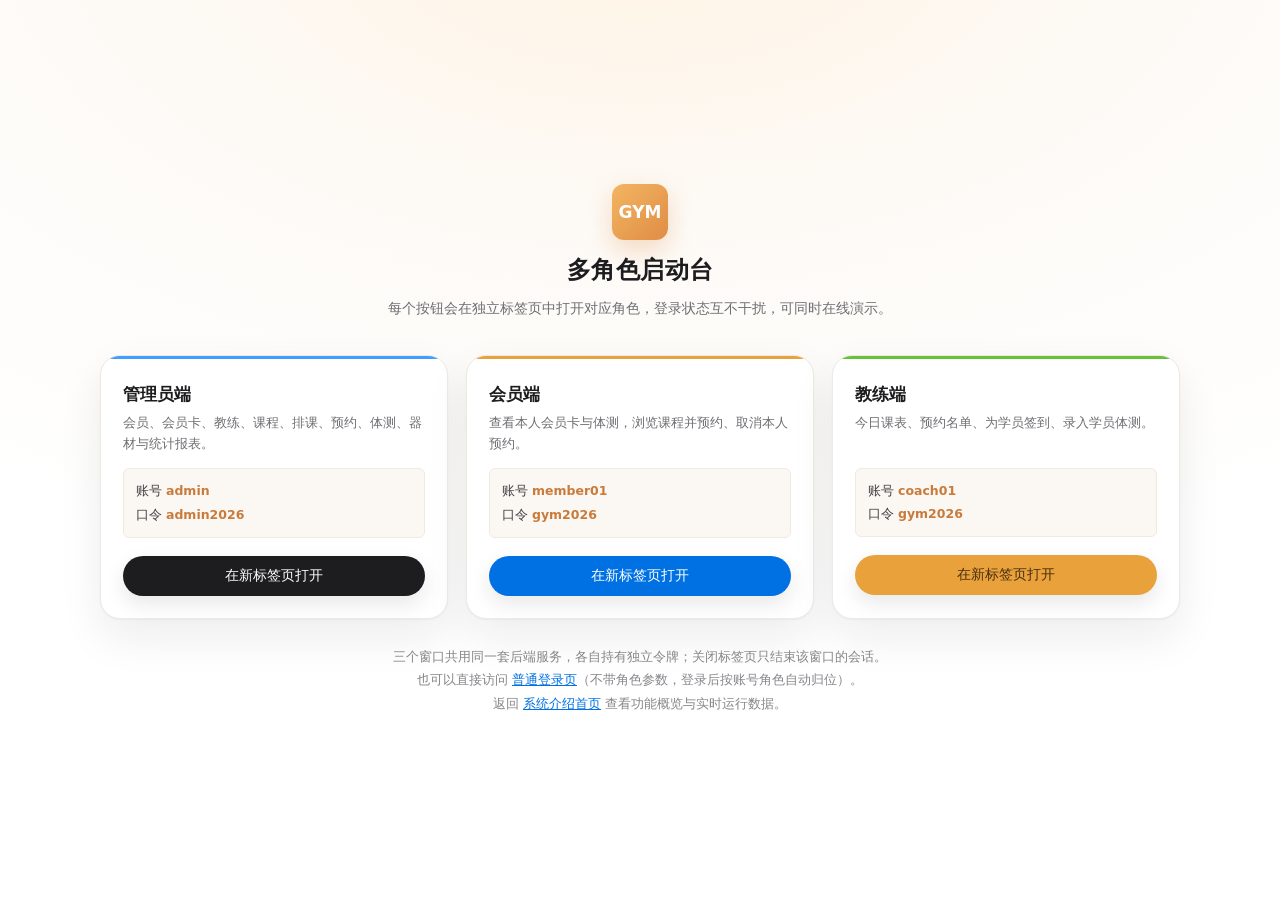
<file: gym-management/src/main/resources/static/launcher.html>
<!DOCTYPE html>
<html lang="zh-CN">
<head>
    <meta charset="UTF-8">
    <title>多角色启动台 · 健身房管理系统</title>
    <style>
        * { box-sizing: border-box; }
        body {
            margin: 0; min-height: 100vh;
            font-family: "Microsoft YaHei", "PingFang SC", Arial, sans-serif;
            background: linear-gradient(135deg, #1f2d3d 0%, #2c4a6e 55%, #3a6ea5 100%);
            color: #303133;
            display: flex; align-items: center; justify-content: center;
            padding: 40px 20px;
        }
        .wrap { width: 1080px; max-width: 100%; }
        .head { text-align: center; color: #fff; margin-bottom: 34px; }
        .head .logo {
            width: 56px; height: 56px; line-height: 56px; margin: 0 auto 14px;
            background: #409eff; border-radius: 12px; color: #fff;
            font-size: 17px; font-weight: 700;
        }
        .head h1 { font-size: 24px; margin: 0 0 10px; font-weight: 600; letter-spacing: 1px; }
        .head p { margin: 0; color: #c8d6e5; font-size: 13.5px; line-height: 1.8; }
        .cards { display: flex; gap: 18px; }
        .card {
            flex: 1; background: #fff; border-radius: 10px; overflow: hidden;
            box-shadow: 0 16px 40px rgba(0, 0, 0, .26); display: flex; flex-direction: column;
        }
        .card .bar { height: 5px; }
        .card.admin .bar { background: #409eff; }
        .card.member .bar { background: #e6a23c; }
        .card.coach .bar { background: #67c23a; }
        .card .body { padding: 24px 22px 22px; flex: 1; display: flex; flex-direction: column; }
        .card h2 { font-size: 17px; margin: 0 0 6px; }
        .card .desc { color: #909399; font-size: 12.5px; line-height: 1.7; min-height: 42px; }
        .acct { margin: 14px 0 18px; padding: 10px 12px; background: #f7f9fc; border-radius: 6px;
                font-size: 12.5px; color: #606266; line-height: 1.9; }
        .acct b { color: #303133; }
        button {
            width: 100%; padding: 11px 0; border: none; border-radius: 6px; cursor: pointer;
            font-size: 14px; color: #fff; background: #409eff; transition: .2s;
        }
        .card.member button { background: #e6a23c; }
        .card.coach button { background: #67c23a; }
        button:hover { filter: brightness(1.06); }
        .foot { text-align: center; color: #9fb3c8; font-size: 12.5px; margin-top: 26px; line-height: 1.9; }
        .foot a { color: #cfe3f7; }
    
    /* ---- 科技风覆盖（与全站统一）---- */
    body {
        background: radial-gradient(1200px 700px at 50% -10%, #12224a 0%, #070D1A 55%, #050914 100%) !important;
        font-family: "Inter", "HarmonyOS Sans SC", "PingFang SC", "Microsoft YaHei", system-ui, sans-serif;
    }
    .head h1 { letter-spacing: .5px; }
    .head p { color: #9FB0CC; }
    .head .logo {
        background: linear-gradient(135deg, #1E6FFF, #22D3EE) !important;
        box-shadow: 0 10px 28px rgba(30, 111, 255, .45);
    }
    .card {
        background: #0E1626 !important;
        border: 1px solid rgba(99, 140, 255, .18) !important;
        box-shadow: 0 18px 44px rgba(2, 8, 20, .55) !important;
        border-radius: 12px;
    }
    .card .bar { height: 3px; }
    .card h2 { color: #E6EDFA; }
    .card .desc { color: #9FB0CC; }
    .acct { background: #0B1424; border: 1px solid rgba(99, 140, 255, .14); color: #C6D3E8; }
    .acct b { color: #22D3EE; }
    button { border-radius: 8px; box-shadow: 0 8px 22px rgba(30, 111, 255, .28); }
    .card.admin button { background: linear-gradient(135deg, #1E6FFF, #2E86FF); }
    .card.member button { background: linear-gradient(135deg, #17C3A2, #22D3EE); color: #05201c; }
    .card.coach button { background: linear-gradient(135deg, #6D5BFF, #22D3EE); }
    .foot { color: #6F83A3; }
    .foot a { color: #C6D3E8; }
    .foot a:hover { color: #22D3EE; }
    @media (max-width: 900px) { .cards { flex-direction: column; } }

    /* ---- 白底暖光（与全站统一）---- */
    body {
        background: radial-gradient(1200px 700px at 50% -10%, #FFF3E3 0%, #FDFAF6 45%, #FFFFFF 100%) !important;
        color: #1D1D1F;
    }
    .head h1 { color: #1D1D1F; }
    .head p { color: #6E6E73 !important; }
    .head .logo {
        background: linear-gradient(135deg, #F3B562, #E08D45) !important;
        box-shadow: 0 10px 26px rgba(224, 141, 69, .30);
    }
    .card {
        background: #FFFFFF !important;
        border: 1px solid #EDEAE4 !important;
        box-shadow: 0 1px 2px rgba(29,29,31,.04), 0 18px 44px rgba(29,29,31,.08) !important;
        border-radius: 20px;
    }
    .card .bar { height: 3px; }
    .card h2 { color: #1D1D1F !important; }
    .card .desc { color: #6E6E73 !important; }
    .acct { background: #FBF7F2 !important; border: 1px solid #F0EAE0; color: #424245 !important; }
    .acct b { color: #C97B3C !important; }
    button { border-radius: 999px !important; box-shadow: 0 8px 20px rgba(29,29,31,.10); }
    .card.admin button { background: #1D1D1F !important; color: #fff !important; }
    .card.member button { background: #0071E3 !important; color: #fff !important; }
    .card.coach button { background: #E9A23B !important; color: #4A2E10 !important; }
    .foot { color: #86868B !important; }
    .foot a { color: #0071E3 !important; }
</style>
</head>
<body>
<div class="wrap">
    <div class="head">
        <div class="logo">GYM</div>
        <h1>多角色启动台</h1>
        <p>每个按钮会在独立标签页中打开对应角色，登录状态互不干扰，可同时在线演示。</p>
    </div>

    <div class="cards">
        <div class="card admin">
            <div class="bar"></div>
            <div class="body">
                <h2>管理员端</h2>
                <div class="desc">会员、会员卡、教练、课程、排课、预约、体测、器材与统计报表。</div>
                <div class="acct">账号 <b>admin</b><br>口令 <b>admin2026</b></div>
                <button onclick="openRole('admin')">在新标签页打开</button>
            </div>
        </div>
        <div class="card member">
            <div class="bar"></div>
            <div class="body">
                <h2>会员端</h2>
                <div class="desc">查看本人会员卡与体测，浏览课程并预约、取消本人预约。</div>
                <div class="acct">账号 <b>member01</b><br>口令 <b>gym2026</b></div>
                <button onclick="openRole('member')">在新标签页打开</button>
            </div>
        </div>
        <div class="card coach">
            <div class="bar"></div>
            <div class="body">
                <h2>教练端</h2>
                <div class="desc">今日课表、预约名单、为学员签到、录入学员体测。</div>
                <div class="acct">账号 <b>coach01</b><br>口令 <b>gym2026</b></div>
                <button onclick="openRole('coach')">在新标签页打开</button>
            </div>
        </div>
    </div>

    <div class="foot">
        三个窗口共用同一套后端服务，各自持有独立令牌；关闭标签页只结束该窗口的会话。<br>
        也可以直接访问 <a href="/">普通登录页</a>（不带角色参数，登录后按账号角色自动归位）。<br>
        返回 <a href="/landing.html">系统介绍首页</a> 查看功能概览与实时运行数据。
    </div>
</div>
<script>
    function openRole(role) {
        // noopener 可避免新标签页复制当前页的 sessionStorage，确保角色域独立
        window.open('/?role=' + role, '_blank', 'noopener');
    }
</script>
</body>
</html>
</file>
